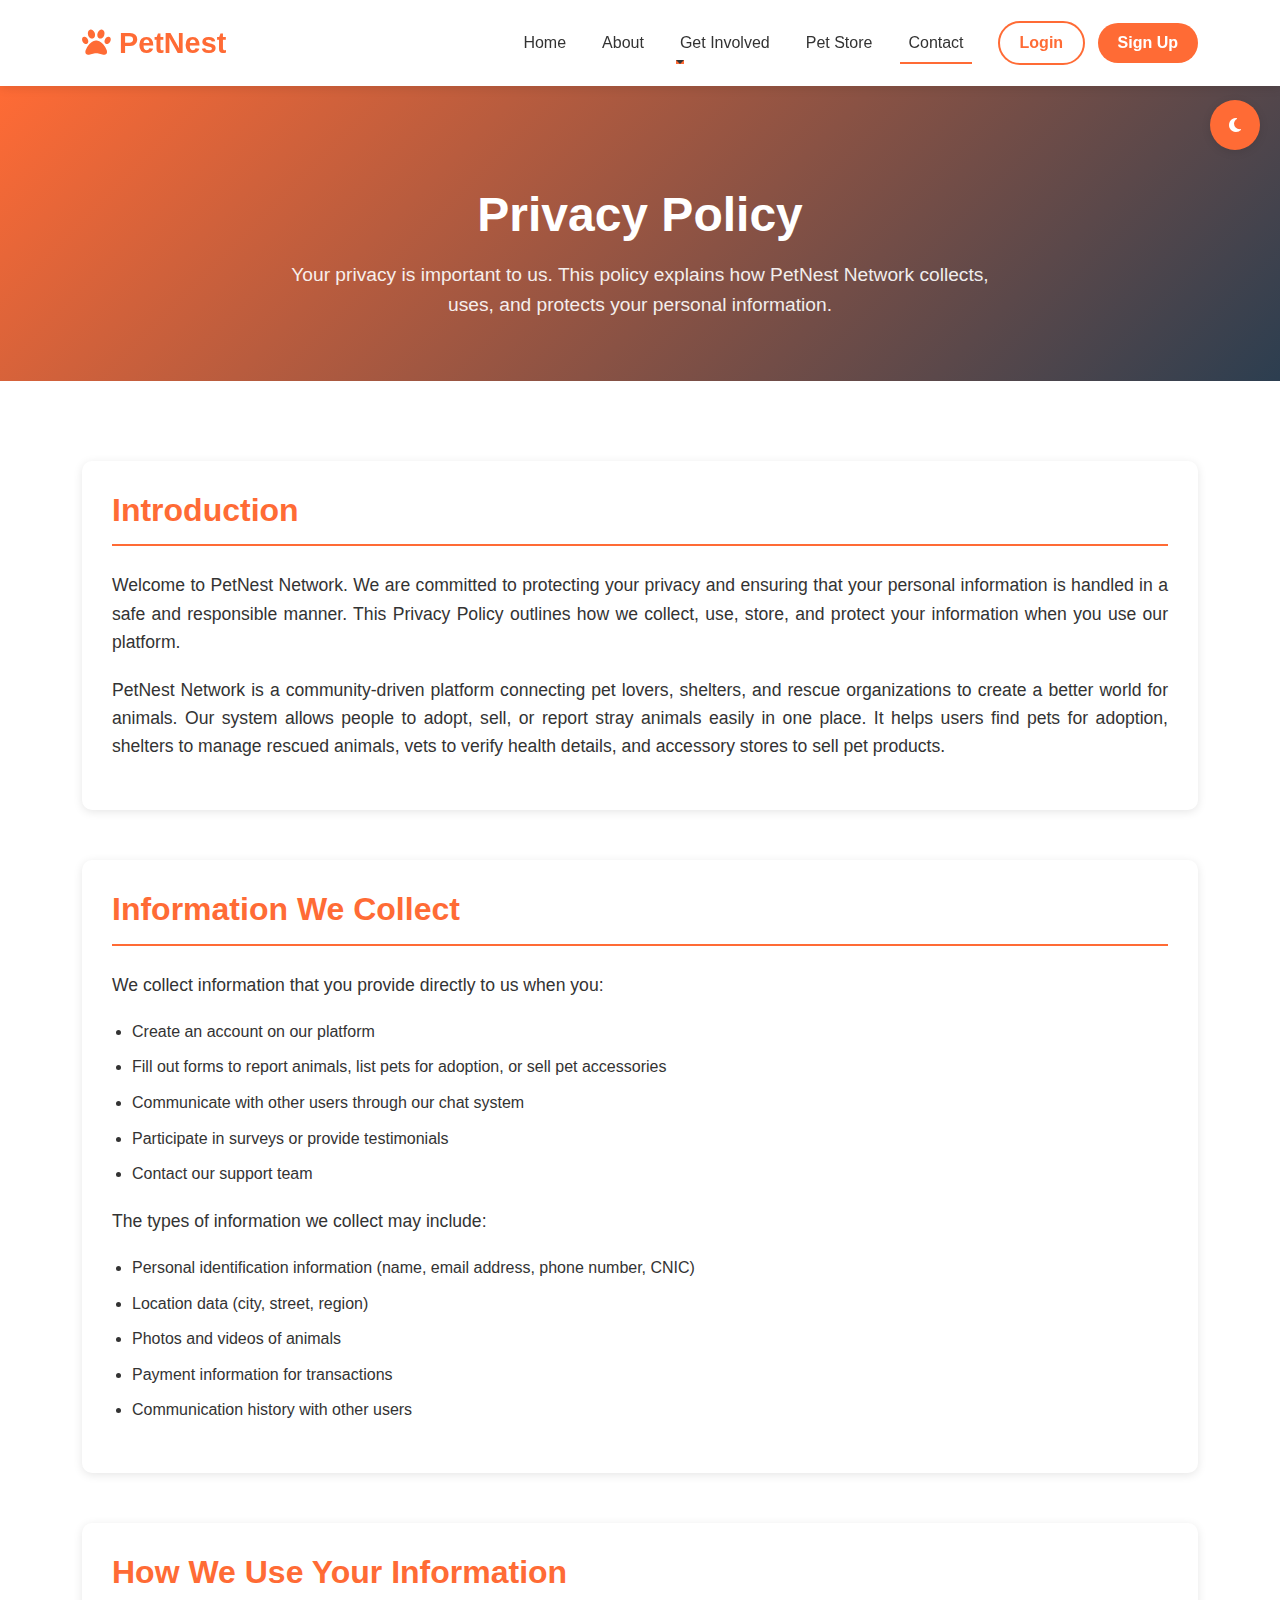
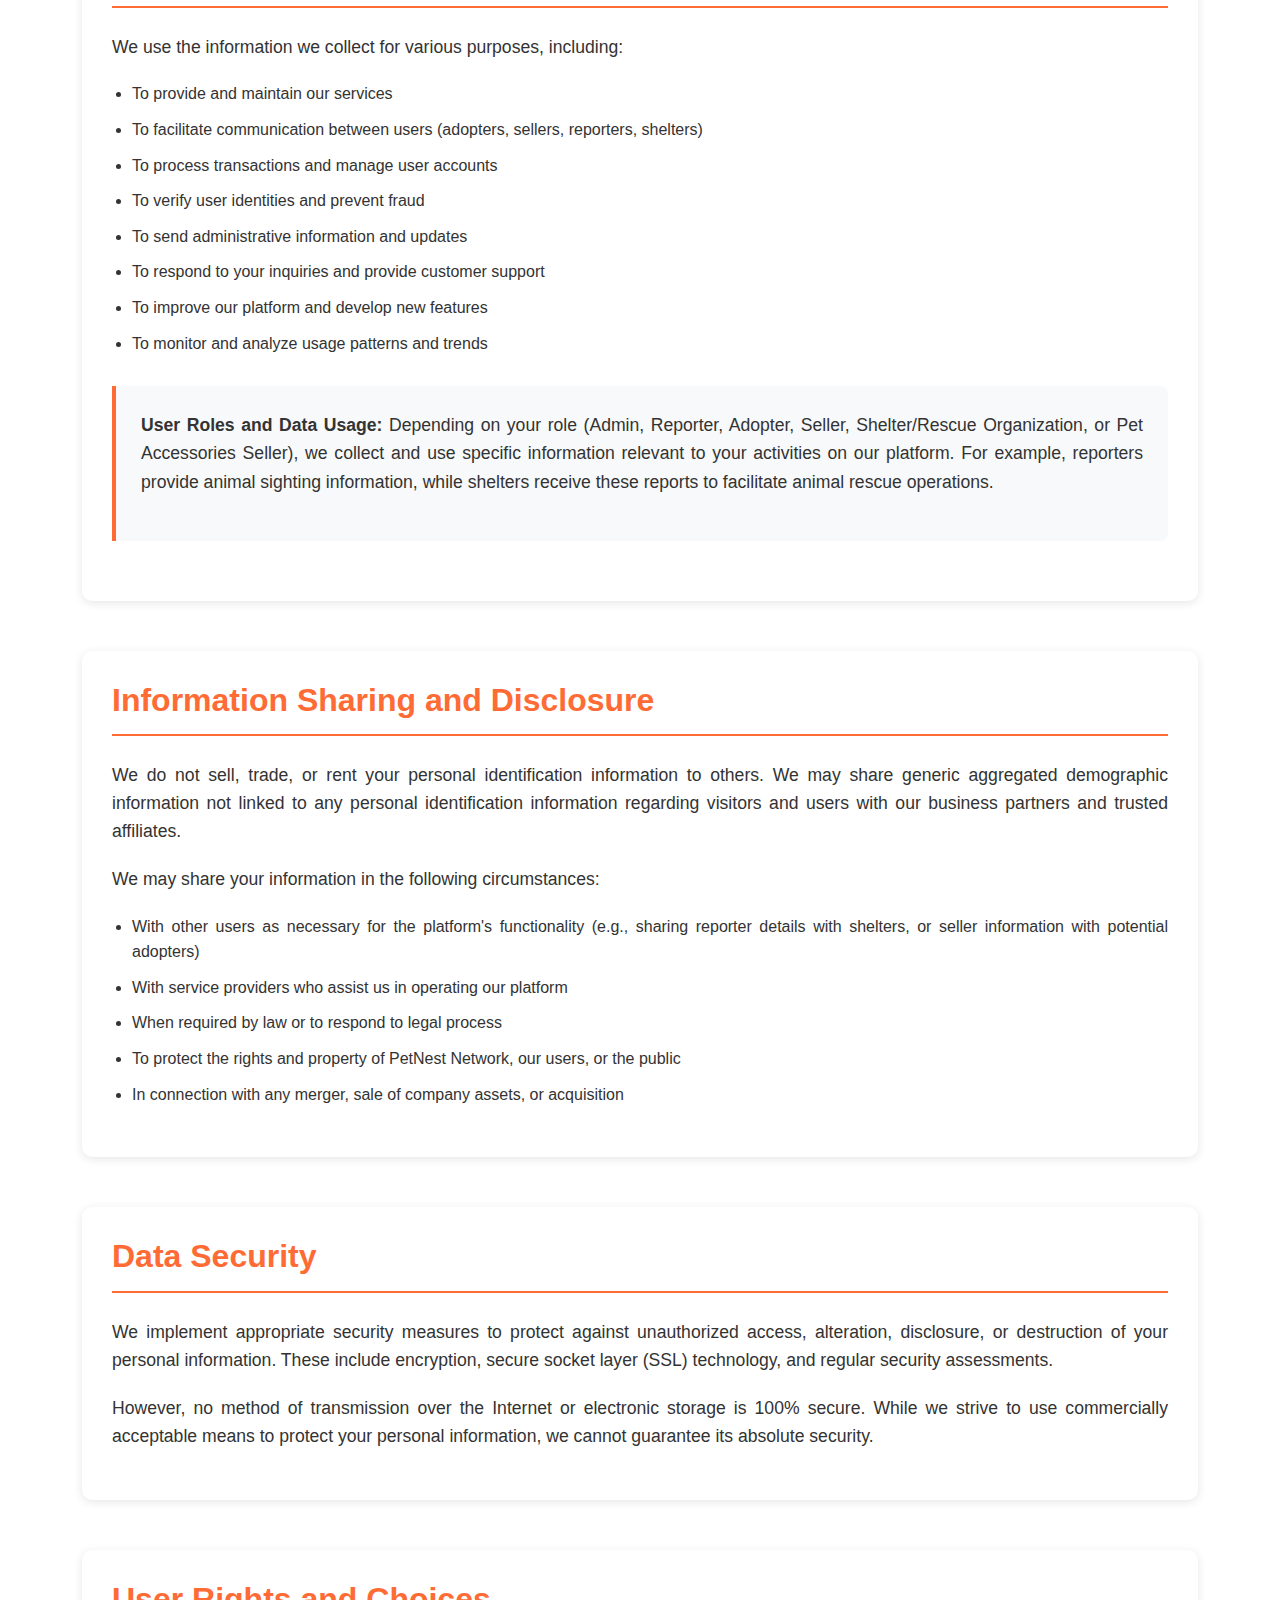
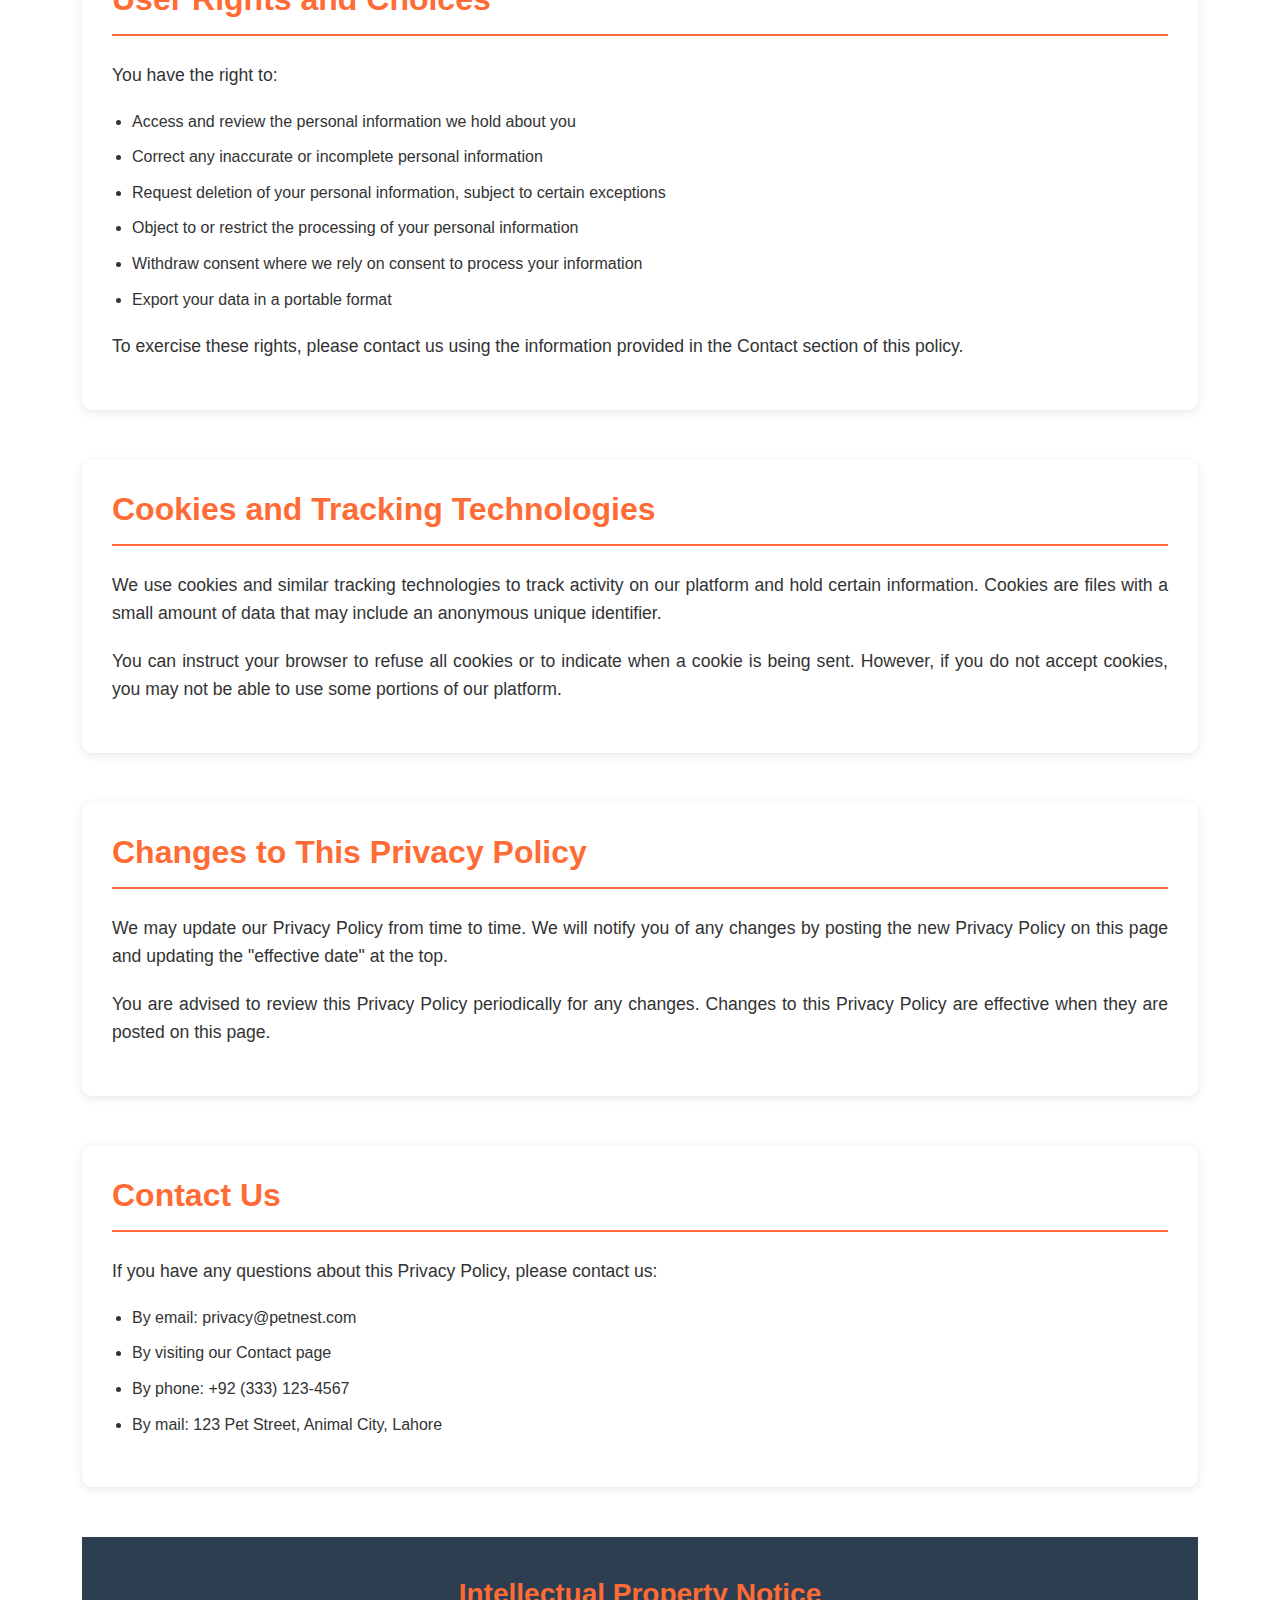
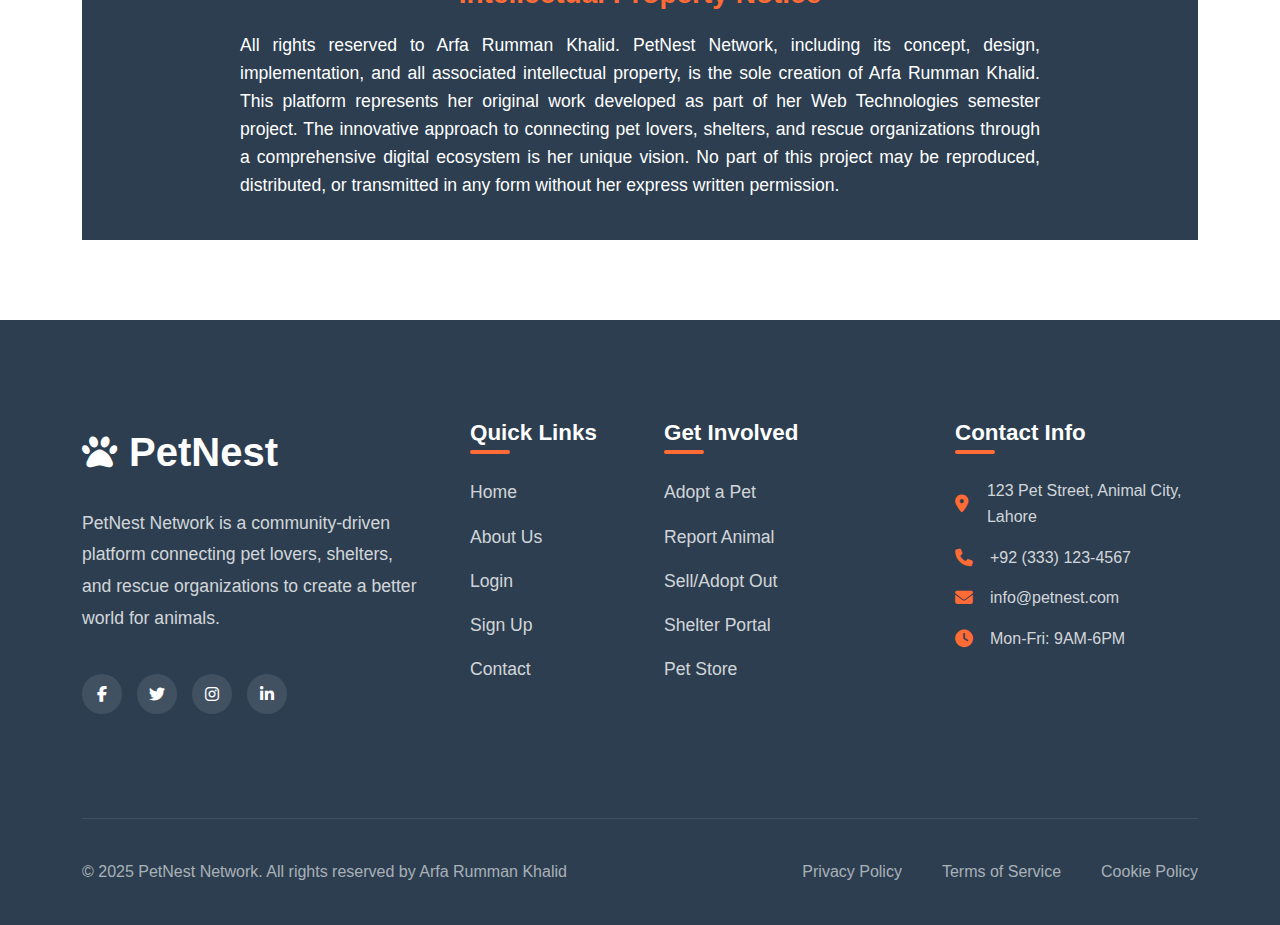
<file: privacy.html>
<!DOCTYPE html>
<html lang="en">
<head>
    <meta charset="UTF-8">
    <meta name="viewport" content="width=device-width, initial-scale=1.0">
    <title>Privacy Policy - PetNest Network</title>
    <link href="https://cdn.jsdelivr.net/npm/bootstrap@5.3.0/dist/css/bootstrap.min.css" rel="stylesheet">
    <link rel="icon" href="data:image/svg+xml,<svg xmlns='http://www.w3.org/2000/svg' viewBox='0 0 100 100'><text y='.9em' font-size='90'>🐾</text></svg>">
 
    <link rel="stylesheet" href="https://cdnjs.cloudflare.com/ajax/libs/font-awesome/6.4.0/css/all.min.css">
    <style>
        :root {
            --primary-color: #FF6B35;
            --primary-dark: #e55a2b;
            --secondary: #2C3E50;
            --bg-color: #ffffff;
            --text-color: #333333;
            --light-gray: #f8f9fa;
            --card-bg: #ffffff;
            --border-color: #e0e0e0;
            --shadow: 0 2px 10px rgba(0, 0, 0, 0.1);
            --transition: all 0.3s ease;
        }

        [data-theme="dark"] {
            --bg-color: #121212;
            --text-color: #e0e0e0;
            --light-gray: #1e1e1e;
            --card-bg: #1e1e1e;
            --border-color: #333333;
            --shadow: 0 2px 10px rgba(0, 0, 0, 0.3);
            --secondary: #34495e;
        }

        * {
            margin: 0;
            padding: 0;
            box-sizing: border-box;
        }

        body {
            font-family: 'Segoe UI', Tahoma, Geneva, Verdana, sans-serif;
            line-height: 1.6;
            color: var(--text-color);
            background-color: var(--bg-color);
            transition: var(--transition);
        }

        /* Theme Toggle */
        .theme-toggle {
            position: fixed;
            top: 100px;
            right: 20px;
            z-index: 1000;
            background: var(--primary-color);
            color: white;
            border: none;
            border-radius: 50%;
            width: 50px;
            height: 50px;
            display: flex;
            align-items: center;
            justify-content: center;
            cursor: pointer;
            box-shadow: var(--shadow);
            transition: var(--transition);
        }

        .theme-toggle:hover {
            transform: scale(1.1);
        }

        /* Header Styles */
        .navbar {
            background: var(--card-bg);
            box-shadow: var(--shadow);
            padding: 15px 0;
            position: sticky;
            top: 0;
            z-index: 1000;
            transition: var(--transition);
        }

        .navbar-brand {
            font-weight: 800;
            font-size: 1.8rem;
            color: var(--primary-color) !important;
        }

        .navbar-nav .nav-link {
            font-weight: 500;
            color: var(--text-color) !important;
            margin: 0 10px;
            position: relative;
        }

        .navbar-nav .nav-link::after {
            content: '';
            position: absolute;
            bottom: 0;
            left: 0;
            width: 0;
            height: 2px;
            background: var(--primary-color);
            transition: var(--transition);
        }

        .navbar-nav .nav-link:hover::after,
        .navbar-nav .nav-link.active::after {
            width: 100%;
        }

        .navbar-toggler {
            border: none;
            padding: 0;
            font-size: 1.5rem;
            color: var(--text-color);
        }

        .navbar-toggler:focus {
            box-shadow: none;
        }

        .btn-primary {
            background: var(--primary-color);
            border: none;
            border-radius: 50px;
            padding: 8px 20px;
            font-weight: 600;
            transition: var(--transition);
        }

        .btn-primary:hover {
            background: var(--primary-dark);
            transform: translateY(-3px);
            box-shadow: 0 10px 20px rgba(255, 107, 53, 0.3);
        }

        .btn-outline-primary {
            color: var(--primary-color);
            border: 2px solid var(--primary-color);
            background: transparent;
            border-radius: 50px;
            padding: 8px 20px;
            font-weight: 600;
            transition: var(--transition);
        }

        .btn-outline-primary:hover {
            background: var(--primary-color);
            color: white;
            transform: translateY(-3px);
            box-shadow: 0 10px 20px rgba(255, 107, 53, 0.3);
        }

        /* Privacy Policy Content Styles */
        .privacy-hero {
            background: linear-gradient(135deg, var(--primary-color) 0%, var(--secondary) 100%);
            color: white;
            padding: 100px 0 60px;
            text-align: center;
        }

        .privacy-hero h1 {
            font-size: 3rem;
            font-weight: 800;
            margin-bottom: 1rem;
        }

        .privacy-hero p {
            font-size: 1.2rem;
            opacity: 0.9;
            max-width: 700px;
            margin: 0 auto;
        }

        .privacy-content {
            padding: 80px 0;
        }

        .privacy-section {
            margin-bottom: 50px;
            background: var(--card-bg);
            padding: 30px;
            border-radius: 10px;
            box-shadow: var(--shadow);
            transition: var(--transition);
        }

        .privacy-section h2 {
            color: var(--primary-color);
            font-weight: 700;
            margin-bottom: 25px;
            padding-bottom: 15px;
            border-bottom: 2px solid var(--primary-color);
            position: relative;
        }

        .privacy-section h2::after {
            content: '';
            position: absolute;
            bottom: -2px;
            left: 0;
            width: 80px;
            height: 2px;
            background: var(--primary-color);
        }

        .privacy-section p {
            text-align: justify;
            margin-bottom: 20px;
            font-size: 1.1rem;
        }

        .privacy-section ul {
            padding-left: 20px;
            margin-bottom: 20px;
        }

        .privacy-section li {
            margin-bottom: 10px;
            text-align: justify;
        }

        .highlight-box {
            background: var(--light-gray);
            border-left: 4px solid var(--primary-color);
            padding: 25px;
            margin: 30px 0;
            border-radius: 0 8px 8px 0;
            transition: var(--transition);
        }

        .copyright-notice {
            background: var(--secondary);
            color: white;
            padding: 40px 0;
            text-align: center;
            margin-top: 50px;
        }

        .copyright-notice h3 {
            font-weight: 700;
            margin-bottom: 20px;
            color: var(--primary-color);
        }

        .copyright-notice p {
            font-size: 1.1rem;
            max-width: 800px;
            margin: 0 auto;
            text-align: justify;
        }

        /* Footer Styles */
        .main-footer {
            background: var(--secondary);
            color: white;
            padding: 100px 0 0;
            position: relative;
        }

        .footer-content {
            position: relative;
            z-index: 2;
        }

        .footer-brand {
            margin-bottom: 2.5rem;
        }

        .footer-logo {
            font-weight: 900;
            font-size: 2.5rem;
            color: white;
            display: flex;
            align-items: center;
            margin-bottom: 1.5rem;
            text-decoration: none;
            transition: var(--transition);
        }

        .footer-logo:hover {
            transform: scale(1.05);
        }

        .footer-logo i {
            margin-right: 12px;
            font-size: 2.2rem;
        }

        .footer-description {
            color: rgba(255, 255, 255, 0.8);
            margin-bottom: 2.5rem;
            line-height: 1.8;
            font-size: 1.1rem;
        }

        .footer-title {
            font-weight: 800;
            margin-bottom: 2rem;
            font-size: 1.4rem;
            position: relative;
        }

        .footer-title::after {
            content: '';
            position: absolute;
            bottom: -8px;
            left: 0;
            width: 40px;
            height: 4px;
            background: var(--primary-color);
            border-radius: 10px;
        }

        .footer-links ul {
            list-style: none;
            padding: 0;
        }

        .footer-links li {
            margin-bottom: 1rem;
        }

        .footer-links a {
            color: rgba(255, 255, 255, 0.8);
            text-decoration: none;
            transition: var(--transition);
            display: flex;
            align-items: center;
            gap: 10px;
            font-size: 1.1rem;
        }

        .footer-links a i {
            color: var(--primary-color);
            font-size: 0.9rem;
            transition: var(--transition);
        }

        .footer-links a:hover {
            color: var(--primary-color);
            padding-left: 10px;
        }

        .footer-links a:hover i {
            transform: translateX(5px);
        }

        .footer-bottom {
            border-top: 1px solid rgba(255, 255, 255, 0.1);
            padding: 2.5rem 0;
            margin-top: 4rem;
        }

        .copyright {
            color: rgba(255, 255, 255, 0.6);
            margin: 0;
            font-size: 1rem;
        }

        .footer-bottom-links {
            display: flex;
            justify-content: flex-end;
            gap: 2.5rem;
        }

        .footer-bottom-links a {
            color: rgba(255, 255, 255, 0.6);
            text-decoration: none;
            transition: var(--transition);
            font-size: 1rem;
        }

        .footer-bottom-links a:hover {
            color: var(--primary-color);
        }

        .social-links {
            display: flex;
            gap: 15px;
        }

        .social-link {
            display: flex;
            align-items: center;
            justify-content: center;
            width: 40px;
            height: 40px;
            background: rgba(255, 255, 255, 0.1);
            border-radius: 50%;
            color: white;
            text-decoration: none;
            transition: var(--transition);
        }

        .social-link:hover {
            background: var(--primary-color);
            transform: translateY(-3px);
        }

        .contact-item {
            display: flex;
            align-items: center;
            margin-bottom: 15px;
            color: rgba(255, 255, 255, 0.8);
        }

        .contact-item i {
            color: var(--primary-color);
            margin-right: 15px;
            font-size: 1.1rem;
            width: 20px;
        }
    </style>
</head>
<body>
    <!-- Theme Toggle Button -->
    <button class="theme-toggle" id="themeToggle">
        <i class="fas fa-moon"></i>
    </button>

    <!-- Header -->
    <header class="main-header">
        <nav class="navbar navbar-expand-lg">
            <div class="container">
                <a class="navbar-brand" href="index.html">
                    <i class="fas fa-paw"></i>
                    <span>PetNest</span>
                </a>
                <button class="navbar-toggler" type="button" data-bs-toggle="collapse" data-bs-target="#navbarNav">
                    <span class="navbar-toggler-icon"></span>
                </button>
                <div class="collapse navbar-collapse" id="navbarNav">
                    <ul class="navbar-nav ms-auto">
                        <li class="nav-item">
                            <a class="nav-link" href="index.html">Home</a>
                        </li>
                        <li class="nav-item">
                            <a class="nav-link" href="about.html">About</a>
                        </li>
                        <li class="nav-item dropdown">
                            <a class="nav-link dropdown-toggle" href="#" role="button" data-bs-toggle="dropdown">
                                Get Involved
                            </a>
                            <ul class="dropdown-menu">
                                <li><a class="dropdown-item" href="pages/auth/login.html">Adopt a Pet</a></li>
                                <li><a class="dropdown-item" href="pages/auth/login.html">Report Animal</a></li>
                                <li><a class="dropdown-item" href="pages/auth/login.html">Sell/Adopt Out</a></li>
                                <li><a class="dropdown-item" href="pages/auth/login.html">Shelter Portal</a></li>
                            </ul>
                        </li>
                        <li class="nav-item">
                            <a class="nav-link" href="pages/auth/login.html">Pet Store</a>
                        </li>
                        <li class="nav-item">
                            <a class="nav-link active" href="contact.html">Contact</a>
                        </li>
                    </ul>
                    <div class="navbar-actions ms-3">
                        <a href="pages/auth/login.html" class="btn btn-outline-primary me-2">Login</a>
                        <a href="pages/auth/signup.html" class="btn btn-primary">Sign Up</a>
                    </div>
                </div>
            </div>
        </nav>
    </header>

    <!-- Privacy Policy Hero Section -->
    <section class="privacy-hero">
        <div class="container">
            <h1>Privacy Policy</h1>
            <p>Your privacy is important to us. This policy explains how PetNest Network collects, uses, and protects your personal information.</p>
        </div>
    </section>

    <!-- Privacy Policy Content -->
    <section class="privacy-content">
        <div class="container">
            <div class="privacy-section">
                <h2>Introduction</h2>
                <p>Welcome to PetNest Network. We are committed to protecting your privacy and ensuring that your personal information is handled in a safe and responsible manner. This Privacy Policy outlines how we collect, use, store, and protect your information when you use our platform.</p>
                <p>PetNest Network is a community-driven platform connecting pet lovers, shelters, and rescue organizations to create a better world for animals. Our system allows people to adopt, sell, or report stray animals easily in one place. It helps users find pets for adoption, shelters to manage rescued animals, vets to verify health details, and accessory stores to sell pet products.</p>
            </div>

            <div class="privacy-section">
                <h2>Information We Collect</h2>
                <p>We collect information that you provide directly to us when you:</p>
                <ul>
                    <li>Create an account on our platform</li>
                    <li>Fill out forms to report animals, list pets for adoption, or sell pet accessories</li>
                    <li>Communicate with other users through our chat system</li>
                    <li>Participate in surveys or provide testimonials</li>
                    <li>Contact our support team</li>
                </ul>
                <p>The types of information we collect may include:</p>
                <ul>
                    <li>Personal identification information (name, email address, phone number, CNIC)</li>
                    <li>Location data (city, street, region)</li>
                    <li>Photos and videos of animals</li>
                    <li>Payment information for transactions</li>
                    <li>Communication history with other users</li>
                </ul>
            </div>

            <div class="privacy-section">
                <h2>How We Use Your Information</h2>
                <p>We use the information we collect for various purposes, including:</p>
                <ul>
                    <li>To provide and maintain our services</li>
                    <li>To facilitate communication between users (adopters, sellers, reporters, shelters)</li>
                    <li>To process transactions and manage user accounts</li>
                    <li>To verify user identities and prevent fraud</li>
                    <li>To send administrative information and updates</li>
                    <li>To respond to your inquiries and provide customer support</li>
                    <li>To improve our platform and develop new features</li>
                    <li>To monitor and analyze usage patterns and trends</li>
                </ul>
                
                <div class="highlight-box">
                    <p><strong>User Roles and Data Usage:</strong> Depending on your role (Admin, Reporter, Adopter, Seller, Shelter/Rescue Organization, or Pet Accessories Seller), we collect and use specific information relevant to your activities on our platform. For example, reporters provide animal sighting information, while shelters receive these reports to facilitate animal rescue operations.</p>
                </div>
            </div>

            <div class="privacy-section">
                <h2>Information Sharing and Disclosure</h2>
                <p>We do not sell, trade, or rent your personal identification information to others. We may share generic aggregated demographic information not linked to any personal identification information regarding visitors and users with our business partners and trusted affiliates.</p>
                <p>We may share your information in the following circumstances:</p>
                <ul>
                    <li>With other users as necessary for the platform's functionality (e.g., sharing reporter details with shelters, or seller information with potential adopters)</li>
                    <li>With service providers who assist us in operating our platform</li>
                    <li>When required by law or to respond to legal process</li>
                    <li>To protect the rights and property of PetNest Network, our users, or the public</li>
                    <li>In connection with any merger, sale of company assets, or acquisition</li>
                </ul>
            </div>

            <div class="privacy-section">
                <h2>Data Security</h2>
                <p>We implement appropriate security measures to protect against unauthorized access, alteration, disclosure, or destruction of your personal information. These include encryption, secure socket layer (SSL) technology, and regular security assessments.</p>
                <p>However, no method of transmission over the Internet or electronic storage is 100% secure. While we strive to use commercially acceptable means to protect your personal information, we cannot guarantee its absolute security.</p>
            </div>

            <div class="privacy-section">
                <h2>User Rights and Choices</h2>
                <p>You have the right to:</p>
                <ul>
                    <li>Access and review the personal information we hold about you</li>
                    <li>Correct any inaccurate or incomplete personal information</li>
                    <li>Request deletion of your personal information, subject to certain exceptions</li>
                    <li>Object to or restrict the processing of your personal information</li>
                    <li>Withdraw consent where we rely on consent to process your information</li>
                    <li>Export your data in a portable format</li>
                </ul>
                <p>To exercise these rights, please contact us using the information provided in the Contact section of this policy.</p>
            </div>

            <div class="privacy-section">
                <h2>Cookies and Tracking Technologies</h2>
                <p>We use cookies and similar tracking technologies to track activity on our platform and hold certain information. Cookies are files with a small amount of data that may include an anonymous unique identifier.</p>
                <p>You can instruct your browser to refuse all cookies or to indicate when a cookie is being sent. However, if you do not accept cookies, you may not be able to use some portions of our platform.</p>
            </div>

            <div class="privacy-section">
                <h2>Changes to This Privacy Policy</h2>
                <p>We may update our Privacy Policy from time to time. We will notify you of any changes by posting the new Privacy Policy on this page and updating the "effective date" at the top.</p>
                <p>You are advised to review this Privacy Policy periodically for any changes. Changes to this Privacy Policy are effective when they are posted on this page.</p>
            </div>

            <div class="privacy-section">
                <h2>Contact Us</h2>
                <p>If you have any questions about this Privacy Policy, please contact us:</p>
                <ul>
                    <li>By email: privacy@petnest.com</li>
                    <li>By visiting our Contact page</li>
                    <li>By phone: +92 (333) 123-4567</li>
                    <li>By mail: 123 Pet Street, Animal City, Lahore</li>
                </ul>
            </div>

            <div class="copyright-notice">
                <h3>Intellectual Property Notice</h3>
                <p>All rights reserved to Arfa Rumman Khalid. PetNest Network, including its concept, design, implementation, and all associated intellectual property, is the sole creation of Arfa Rumman Khalid. This platform represents her original work developed as part of her Web Technologies semester project. The innovative approach to connecting pet lovers, shelters, and rescue organizations through a comprehensive digital ecosystem is her unique vision. No part of this project may be reproduced, distributed, or transmitted in any form without her express written permission.</p>
            </div>
        </div>
    </section>

    <!-- Footer -->
    <footer class="main-footer">
        <div class="container">
            <div class="footer-content">
                <div class="row g-5">
                    <div class="col-lg-4">
                        <div class="footer-brand">
                            <a href="index.html" class="footer-logo">
                                <i class="fas fa-paw"></i>
                                <span>PetNest</span>
                            </a>
                            <p class="footer-description">
                                PetNest Network is a community-driven platform connecting pet lovers, shelters, and rescue organizations to create a better world for animals.
                            </p>
                            <div class="social-links">
                                <a href="https://facebook.com" target="_blank" class="social-link">
                                    <i class="fab fa-facebook-f"></i>
                                </a>
                                <a href="https://twitter.com" target="_blank" class="social-link">
                                    <i class="fab fa-twitter"></i>
                                </a>
                                <a href="https://instagram.com" target="_blank" class="social-link">
                                    <i class="fab fa-instagram"></i>
                                </a>
                                <a href="https://linkedin.com" target="_blank" class="social-link">
                                    <i class="fab fa-linkedin-in"></i>
                                </a>
                            </div>
                        </div>
                    </div>
                    <div class="col-lg-2 col-md-6">
                        <div class="footer-links">
                            <h4 class="footer-title">Quick Links</h4>
                            <ul>
                                <li><a href="index.html">Home</a></li>
                                <li><a href="about.html">About Us</a></li>
                                <li><a href="pages/auth/login.html">Login</a></li>
                                <li><a href="pages/auth/signup.html">Sign Up</a></li>
                                <li><a href="contact.html">Contact</a></li>
                            </ul>
                        </div>
                    </div>
                    <div class="col-lg-3 col-md-6">
                        <div class="footer-links">
                            <h4 class="footer-title">Get Involved</h4>
                            <ul>
                                <li><a href="pages/auth/login.html">Adopt a Pet</a></li>
                                <li><a href="pages/auth/login.html">Report Animal</a></li>
                                <li><a href="pages/auth/login.html">Sell/Adopt Out</a></li>
                                <li><a href="pages/auth/login.html">Shelter Portal</a></li>
                                <li><a href="pages/auth/login.html">Pet Store</a></li>
                            </ul>
                        </div>
                    </div>
                    <div class="col-lg-3">
                        <div class="footer-contact">
                            <h4 class="footer-title">Contact Info</h4>
                            <div class="contact-item">
                                <i class="fas fa-map-marker-alt"></i>
                                <span>123 Pet Street, Animal City, Lahore</span>
                            </div>
                            <div class="contact-item">
                                <i class="fas fa-phone"></i>
                                <span>+92 (333) 123-4567</span>
                            </div>
                            <div class="contact-item">
                                <i class="fas fa-envelope"></i>
                                <span>info@petnest.com</span>
                            </div>
                            <div class="contact-item">
                                <i class="fas fa-clock"></i>
                                <span>Mon-Fri: 9AM-6PM</span>
                            </div>
                        </div>
                    </div>
                </div>
            </div>
            <div class="footer-bottom">
                <div class="row align-items-center">
                    <div class="col-md-6">
                        <p class="copyright">&copy; 2025 PetNest Network. All rights reserved by Arfa Rumman Khalid</p>
                    </div>
                    <div class="col-md-6">
                        <div class="footer-bottom-links">
                            <a href="#">Privacy Policy</a>
                            <a href="#">Terms of Service</a>
                            <a href="#">Cookie Policy</a>
                        </div>
                    </div>
                </div>
            </div>
        </div>
    </footer>

    <script src="https://cdn.jsdelivr.net/npm/bootstrap@5.3.0/dist/js/bootstrap.bundle.min.js"></script>
    <script>
        // Theme Toggle Functionality
        const themeToggle = document.getElementById('themeToggle');
        const themeIcon = themeToggle.querySelector('i');
        
        // Check for saved theme preference or default to light
        const currentTheme = localStorage.getItem('theme') || 'light';
        
        // Apply the saved theme on page load
        if (currentTheme === 'dark') {
            document.documentElement.setAttribute('data-theme', 'dark');
            themeIcon.classList.remove('fa-moon');
            themeIcon.classList.add('fa-sun');
        }
        
        // Toggle theme when button is clicked
        themeToggle.addEventListener('click', () => {
            if (document.documentElement.getAttribute('data-theme') === 'dark') {
                document.documentElement.removeAttribute('data-theme');
                localStorage.setItem('theme', 'light');
                themeIcon.classList.remove('fa-sun');
                themeIcon.classList.add('fa-moon');
            } else {
                document.documentElement.setAttribute('data-theme', 'dark');
                localStorage.setItem('theme', 'dark');
                themeIcon.classList.remove('fa-moon');
                themeIcon.classList.add('fa-sun');
            }
        });
    </script>
</body>
</html>
</file>
